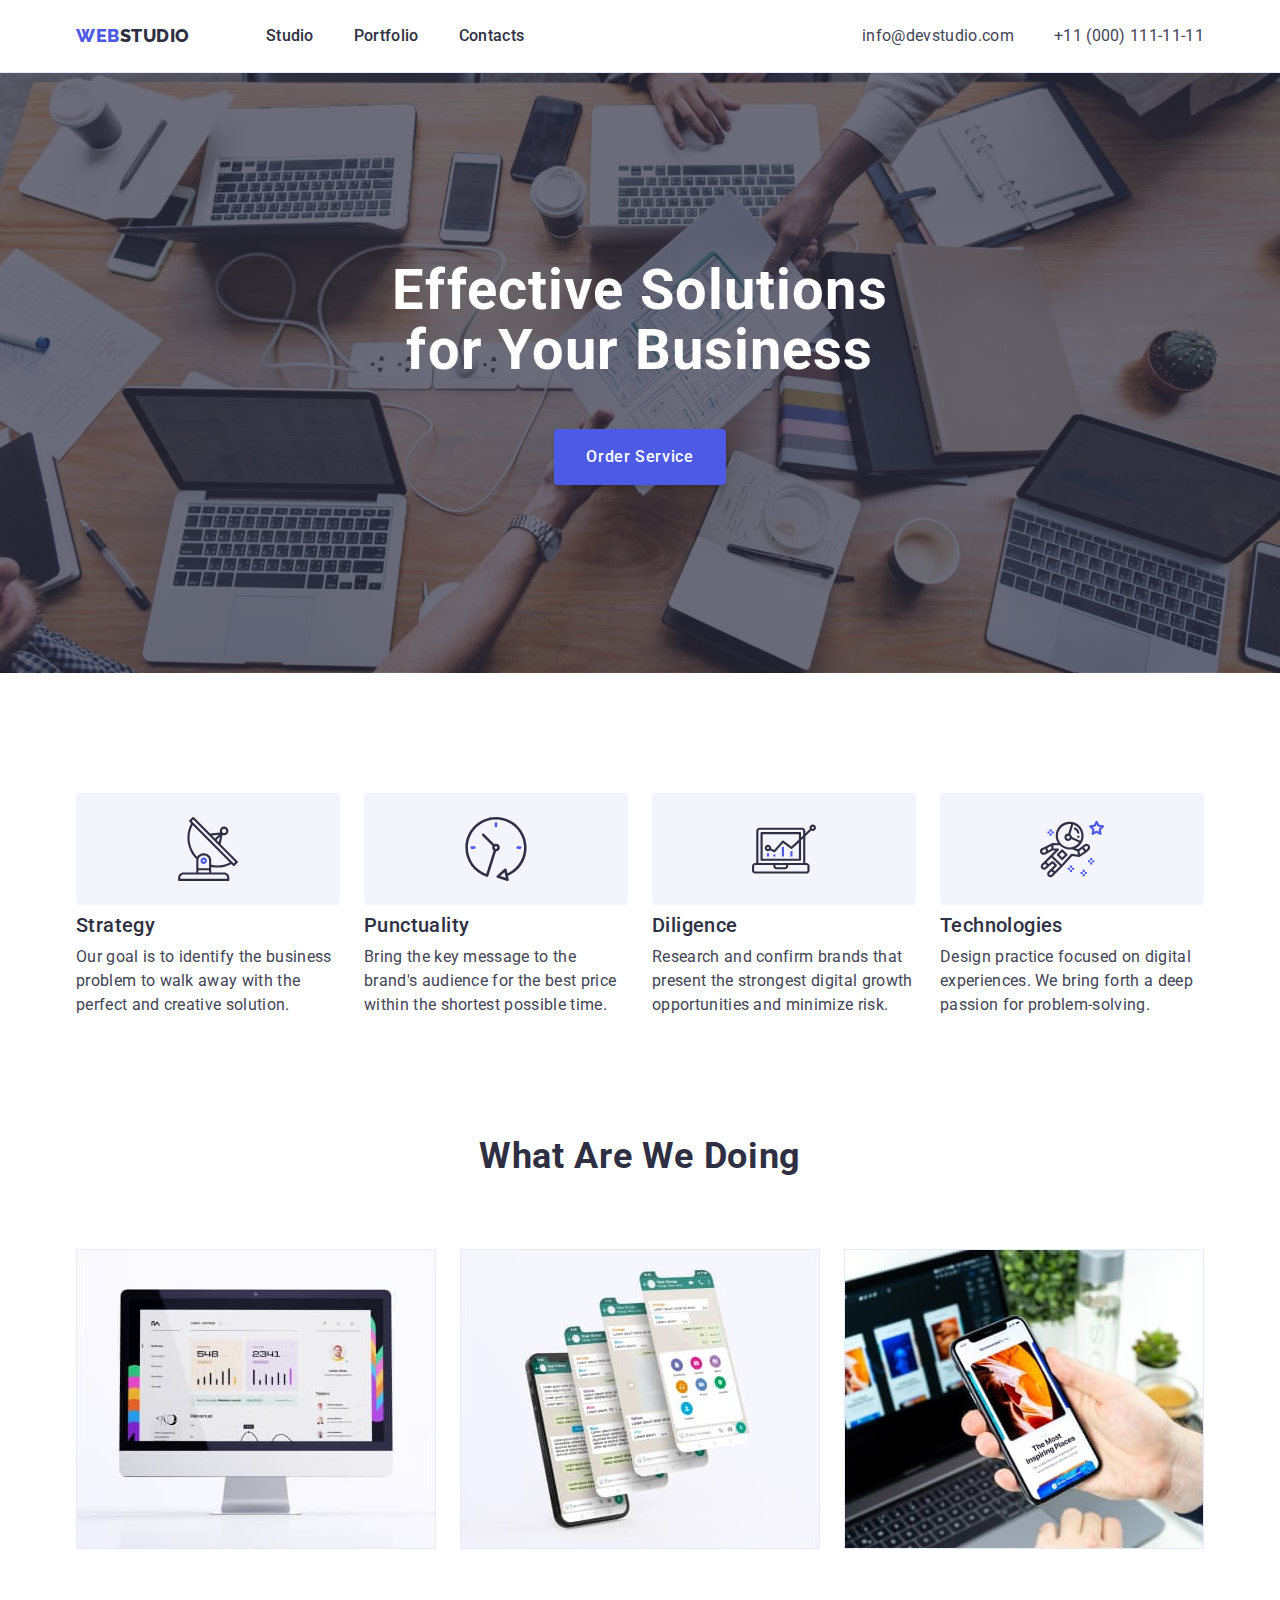
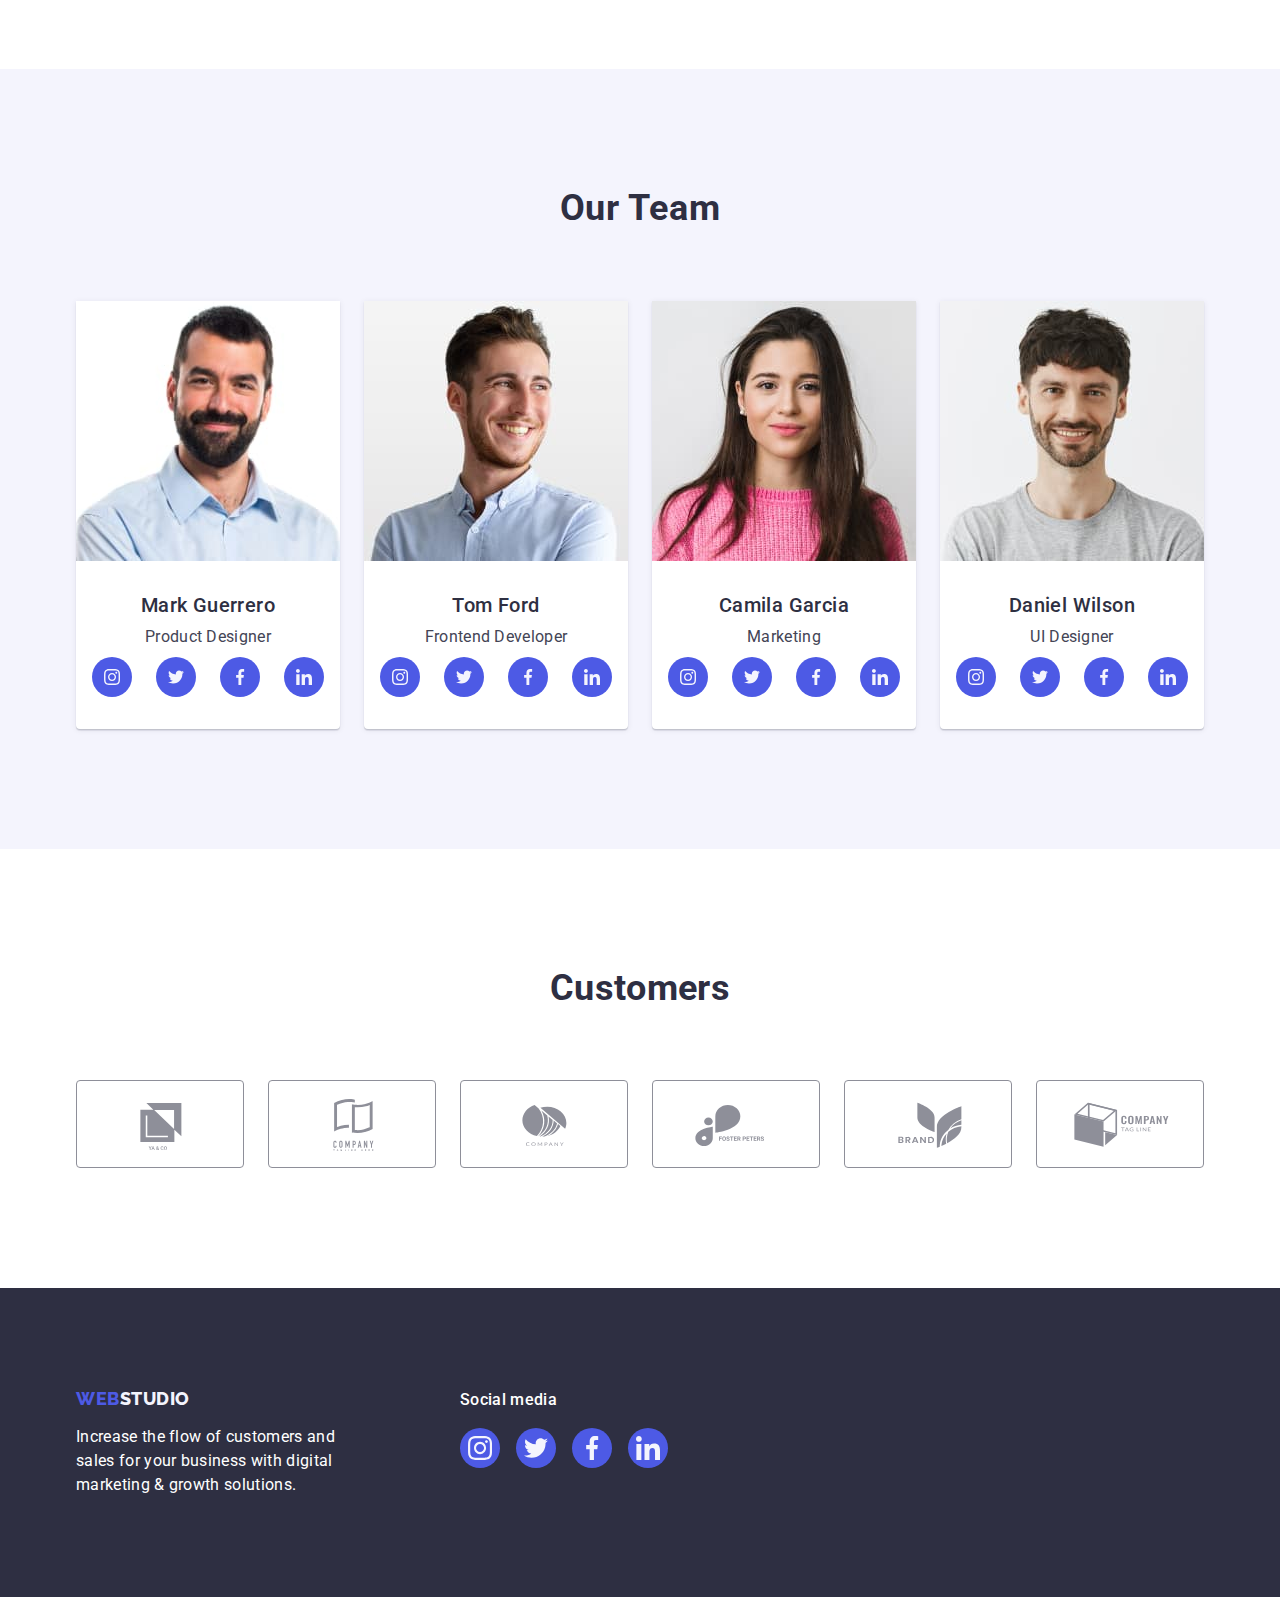
<file: index.html>
<!DOCTYPE html>
<html lang="en">
  <head>
    <meta charset="UTF-8" />
    <meta http-equiv="X-UA-Compatible" content="IE=edge" />
    <meta name="viewport" content="width=device-width, initial-scale=1.0" />
    <title>Document</title>
    <link rel="preconnect" href="https://fonts.googleapis.com">
<link rel="preconnect" href="https://fonts.gstatic.com" crossorigin>
<link href="https://fonts.googleapis.com/css2?family=Raleway:wght@800&family=Roboto:wght@400;500;700&display=swap" rel="stylesheet">
 <link rel="stylesheet" href="https://cdnjs.cloudflare.com/ajax/libs/modern-normalize/1.1.0/modern-normalize.min.css">   
<link rel="stylesheet" href="./css/styles.css">
  </head>
  <body>
    <header class="header">
      <div class="header-flex container">
      <nav class="header-nav" >
        <a class="header-logo link" href="./index.html" >Web<span class="part-logo">Studio</span></a>
        <ul class="navi-item list">
          <li class="item"><a class="navi link" href="./index.html" >Studio</a></li>
          <li class="item"><a class="navi link" href="./portfolio.html" >Portfolio</a></li>
          <li class="item"><a class="navi link" href="" >Contacts</a></li>
        </ul>
      </nav>
      <address class="contacts">
        <ul class="contacts list">
          <li class="contacts-item"><a href="mailto:info@devstudio.com" class="contacts link">info@devstudio.com</a></li>
          <li class="contacts-item" ><a href="tel:+110001111111" class="contacts link">+11 (000) 111-11-11</a></li>
        </ul>
      </address>
    </div>
    </header>
    <main>
      <section class="hero-section">
        <div class="container">
        <h1 class="section-moto">Effective Solutions for Your Business</h1>
        <button type="button" class="section-button">Order Service</button>
      </div>
      </section>
      <section  class="features">
        <div class="container">
        <h2 class="visually-hidden">Features</h2>
        <ul class="features-list list">
          <li class="features-list-item">
            <div class="features-icon">
              <svg width="64" height="64">
                <use href="./images/icons.svg#icon-antenna ">
                </use>
              </svg> 
            </div>
            <h3 class="features-title">Strategy</h3>
            <p class="features-descr">
              Our goal is to identify the business problem to walk away with the
              perfect and creative solution.
            </p>
           
          </li>
          <li class="features-list-item">
            <div class="features-icon">
              <svg width="64" height="64">
                <use href="./images/icons.svg#icon-clock ">
                </use>
              </svg> 
            </div>
            <h3 class="features-title">Punctuality</h3>
            <p class="features-descr">
              Bring the key message to the brand's audience for the best price
              within the shortest possible time.
            </p>
          </li>
          <li class="features-list-item">
            <div class="features-icon">
              <svg width="64" height="64">
                <use href="./images/icons.svg#icon-diagram ">
                </use>
              </svg> 
            </div>
            <h3 class="features-title" >Diligence</h3>
            <p class="features-descr" >
              Research and confirm brands that present the strongest digital
              growth opportunities and minimize risk.
            </p>
          </li>
          <li class="features-list-item" >
            <div class="features-icon">
              <svg width="64" height="64">
                <use href="./images/icons.svg#icon-astronaut ">
                </use>
              </svg> 
            </div>
            <h3 class="features-title">Technologies</h3>
            <p class="features-descr" >
              Design practice focused on digital experiences. We bring forth a
              deep passion for problem-solving.
            </p>
          </li>
        </ul>
      </div>
      </section>
      <section class="doing-section">
        <div class="container">
        <h2 class="section-title">What are we doing</h2>
        <ul class="doing-list list" >
          <li class="doing-list-item">
            <img src="./images/img1.jpg" alt="Computer" width="360" />
          </li>
          <li class="doing-list-item" >
            <img src="./images/img2.jpg" alt="Smartphone" width="360" />
          </li>
          <li class="doing-list-item" >
            <img src="./images/img3.jpg" alt="Notebook" width="360" />
          </li>
        </ul>
      </div>
      </section>
      <section class="team-section">
        <div class="container">
        <h2 class="team-section-title">Our Team</h2>
        <ul class="team-list list">
  
          <li class="team-card">
            <img src="./images/img.jpg" alt="Foto-team-1" width="264" />
          <div class="card-container">
            <h3 class="team-name">Mark Guerrero</h3>
            <p class="duty">Product Designer</p>
            <ul class="network-list list">
              <li class="network-item">
                <a href="" class="network-link">
                  <svg class="network-social" width="16" height="16">
                    <use href="./images/icons.svg#icon-instagram">

                    </use>
                  </svg>
                </a>
              </li>
              <li class="network-item">
                <a href="" class="network-link">
                  <svg class="network-social" width="16" height="16">
                    <use href="./images/icons.svg#icon-twitter">

                    </use>
                  </svg>
                </a>
              </li>
              <li class="network-item">
                <a href="" class="network-link">
                  <svg class="network-social" width="16" height="16">
                    <use href="./images/icons.svg#icon-facebook">

                    </use>
                  </svg>
                </a>
              </li>
              <li class="network-item">
                <a href="" class="network-link">
                  <svg class="network-social" width="16" height="16">
                    <use href="./images/icons.svg#icon-linkedin">

                    </use>
                  </svg>
                </a>
              </li>
            </ul>
          </div>
          </li>
        
          <li class="team-card">
            <img src="./images/img(1).jpg" alt="Foto-team-2" width="264" />
          <div class="card-container">
            <h3 class="team-name">Tom Ford</h3>
            <p class="duty">Frontend Developer</p>
            <ul class="network-list list">
              <li class="network-item">
                <a href="" class="network-link">
                  <svg class="network-social" width="16" height="16">
                    <use href="./images/icons.svg#icon-instagram">

                    </use>
                  </svg>
                </a>
              </li>
              <li class="network-item">
                <a href="" class="network-link">
                  <svg class="network-social" width="16" height="16">
                    <use href="./images/icons.svg#icon-twitter">

                    </use>
                  </svg>
                </a>
              </li>
              <li class="network-item">
                <a href="" class="network-link">
                  <svg class="network-social" width="16" height="16">
                    <use href="./images/icons.svg#icon-facebook">

                    </use>
                  </svg>
                </a>
              </li>
              <li class="network-item">
                <a href="" class="network-link">
                  <svg class="network-social" width="16" height="16">
                    <use href="./images/icons.svg#icon-linkedin">

                    </use>
                  </svg>
                </a>
              </li>
            </ul>
          </div>
        </li>
        
          <li class="team-card">
            <img src="./images/img(2).jpg" alt="Foto-team-3" width="264" />
          <div class="card-container"><h3 class="team-name">Camila Garcia</h3>
            <p class="duty">Marketing</p>
            <ul class="network-list list">
              <li class="network-item">
                <a href="" class="network-link">
                  <svg class="network-social" width="16" height="16">
                    <use href="./images/icons.svg#icon-instagram">

                    </use>
                  </svg>
                </a>
              </li>
              <li class="network-item">
                <a href="" class="network-link">
                  <svg class="network-social" width="16" height="16">
                    <use href="./images/icons.svg#icon-twitter">

                    </use>
                  </svg>
                </a>
              </li>
              <li class="network-item">
                <a href="" class="network-link">
                  <svg class="network-social" width="16" height="16">
                    <use href="./images/icons.svg#icon-facebook">

                    </use>
                  </svg>
                </a>
              </li>
              <li class="network-item">
                <a href="" class="network-link">
                  <svg class="network-social" width="16" height="16">
                    <use href="./images/icons.svg#icon-linkedin">

                    </use>
                  </svg>
                </a>
              </li>
            </ul>
          </div>
        </li>
      
          <li class="team-card">
            <img src="./images/img(3).jpg" alt="Foto-team-4" width="264" />
            <div class="card-container">
            <h3 class="team-name">Daniel Wilson</h3>
            <p class="duty">UI Designer</p>
            <ul class="network-list list">
              <li class="network-item">
                <a href="" class="network-link">
                  <svg class="network-social" width="16" height="16">
                    <use href="./images/icons.svg#icon-instagram">

                    </use>
                  </svg>
                </a>
              </li>
              <li class="network-item">
                <a href="" class="network-link">
                  <svg class="network-social" width="16" height="16">
                    <use href="./images/icons.svg#icon-twitter">

                    </use>
                  </svg>
                </a>
              </li>
              <li class="network-item">
                <a href="" class="network-link">
                  <svg class="network-social" width="16" height="16">
                    <use href="./images/icons.svg#icon-facebook">

                    </use>
                  </svg>
                </a>
              </li>
              <li class="network-item">
                <a href="" class="network-link">
                  <svg class="network-social" width="16" height="16">
                    <use href="./images/icons.svg#icon-linkedin">

                    </use>
                  </svg>
                </a>
              </li>
            </ul>
          </div>
        </li>
        
        </ul>
      </div>
      </section>
      <section class="customer-section">
        <div class="customer container">
          <h2 class="customer-section-title">Customers</h2>
       <ul class="customer-list list">
        <li class="customer-list-item">
          <a href="" class="customer-list-link">
            <svg width="104" height="56" class="customer-icon">
              <use href="./images/icons.svg#icon-group">

              </use>
            </svg>
          </a>

        </li>
        <li class="customer-list-item">
          <a href="" class="customer-list-link">
            <svg width="104" height="56" class="customer-icon">
              <use href="./images/icons.svg#icon-union">

              </use>
            </svg>
          </a>

        </li>
        <li class="customer-list-item">
          <a href="" class="customer-list-link">
            <svg width="104" height="56" class="customer-icon">
              <use href="./images/icons.svg#icon-company">

              </use>
            </svg>
          </a>

        </li>
        <li class="customer-list-item">
          <a href="" class="customer-list-link">
            <svg width="104" height="56" class="customer-icon">
              <use href="./images/icons.svg#icon-poster">

              </use>
            </svg>
          </a>

        </li>
        <li class="customer-list-item">
          <a href="" class="customer-list-link">
            <svg width="104" height="56" class="customer-icon">
              <use href="./images/icons.svg#icon-brand">

              </use>
            </svg>
          </a>

        </li> 
        <li class="customer-list-item">
          <a href="" class="customer-list-link">
            <svg width="104" height="56" class="customer-icon">
              <use href="./images/icons.svg#icon-object">

              </use>
            </svg>
          </a>

        </li>
</ul>
        </div>
 </section>
</main>
    <footer  class="footer">
      <div class="footer-container container">
        <div class="left-footer">
      <a  href="./index.html" class="logo-footer link" >Web<span class="footer-logo">Studio</span> </a>
      <p class="footer-text">
        Increase the flow of customers and sales for your business with digital
        marketing & growth solutions.
      </p>
    </div>
      <div class="footer-icon">
        <p class="social-media">Social media</p>
        <ul class="network-footer list">
          <li class="network-item">
            <a href="" class="network-foot link">
              <svg class="network-social" width="24" height="24">
                <use href="./images/icons.svg#icon-instagram">
                   </use>
              </svg>
            </a>
          </li>
          <li class="network-item">
            <a href="" class="network-foot link">
              <svg class="network-social" width="24" height="24">
                <use href="./images/icons.svg#icon-twitter">

                </use>
              </svg>
            </a>
          </li>
          <li class="network-item">
            <a href="" class="network-foot link">
              <svg class="network-social" width="24" height="24">
                <use href="./images/icons.svg#icon-facebook">

                </use>
              </svg>
            </a>
          </li>
          <li class="network-item">
            <a href="" class="network-foot link">
              <svg class="network-social" width="24" height="24">
                <use href="./images/icons.svg#icon-linkedin">

                </use>
              </svg>
            </a>
          </li>
        </ul>
      </div>
    </div>
      
    
    </footer>
  </body>
</html>
</file>
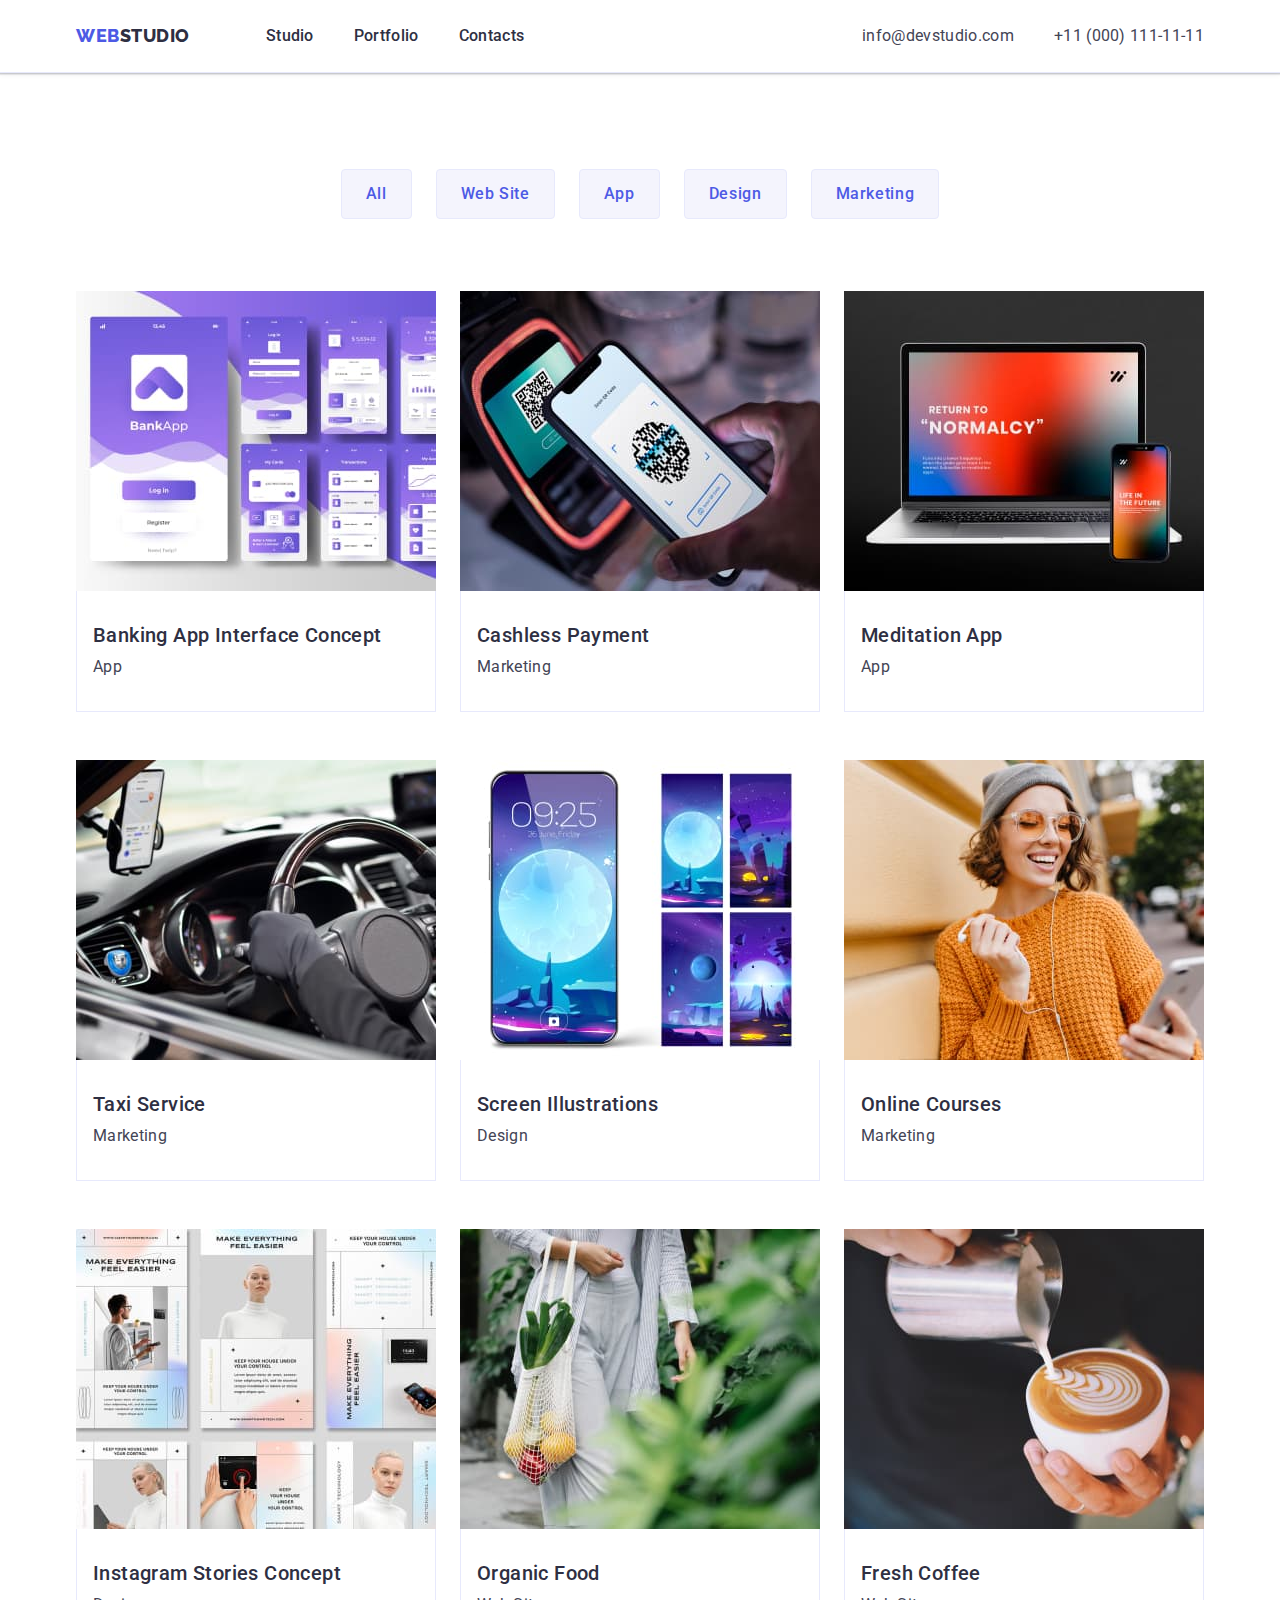
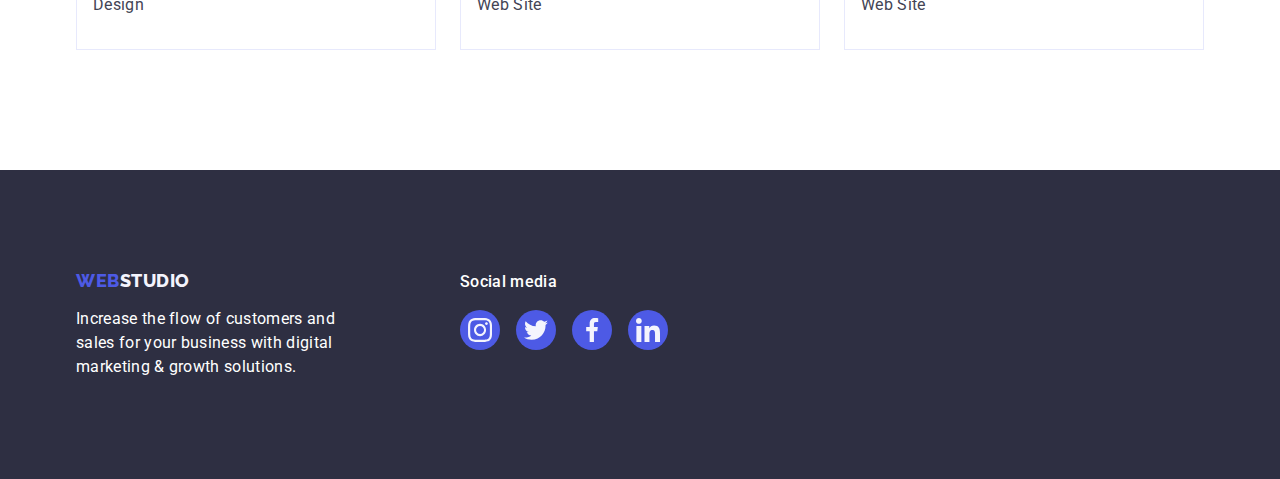
<file: portfolio.html>
<!DOCTYPE html>
<html lang="en">
<head>
    <meta charset="UTF-8">
    <meta http-equiv="X-UA-Compatible" content="IE=edge">
    <meta name="viewport" content="width=device-width, initial-scale=1.0">
    <title>Document</title>
    <link rel="preconnect" href="https://fonts.googleapis.com">
<link rel="preconnect" href="https://fonts.gstatic.com" crossorigin>
<link href="https://fonts.googleapis.com/css2?family=Raleway:wght@800&family=Roboto:wght@400;500;700&display=swap" rel="stylesheet">
 <link rel="stylesheet" href="https://cdnjs.cloudflare.com/ajax/libs/modern-normalize/1.1.0/modern-normalize.min.css">   
<link rel="stylesheet" href="./css/styles.css">
</head>
    
<header class="header">
    <div class="header-flex container">
    <nav class="header-nav" >
      <a class="header-logo link" href="./index.html" >Web<span class="part-logo">Studio</span></a>
      <ul class="navi-item list">
        <li class="item"><a class="navi link" href="./index.html" >Studio</a></li>
        <li class="item"><a class="navi link" href="./portfolio.html" >Portfolio</a></li>
        <li class="item"><a class="navi link" href="" >Contacts</a></li>
      </ul>
    </nav>
    <address class="adress">
      <ul class="contacts list">
        <li class="contacts-item"><a href="mailto:info@devstudio.com" class="contacts link">info@devstudio.com</a></li>
        <li class="contacts-item" ><a href="tel:+110001111111" class="contacts link">+11 (000) 111-11-11</a></li>
      </ul>
    </address>
  </div>
  </header>
 <main>
    <section class="portfolio-section">
        <div class="container">
    <h1 class="visually-hidden">Our portfolio</h1>
        <ul class="filter-btn-list list">
            <li class="filter-btn-list-item"><button type="button" class="btn-filtr">All</button> </li>
            <li class="filter-btn-list-item"><button type="button" class="btn-filtr" >Web Site</button> </li>
            <li class="filter-btn-list-item" ><button type="button" class="btn-filtr" >App</button> </li>
            <li class="filter-btn-list-item"><button type="button" class="btn-filtr">Design</button> </li>
            <li class="filter-btn-list-item"><button type="button" class="btn-filtr">Marketing</button> </li>
        </ul>
    <ul class="service-list list">
        <li class="service-list-item">
           <a class="service-link link" href=""><img src="./images/images-portfolio/img4p.jpg" alt="Image Screen App" width="360">
            <div class="service-container"> 
                <h2 class="service-title">Banking App Interface Concept</h2>
                <p class="service-descr">App</p>
            </div>
           </a>
            
        </li>
        <li class="service-list-item" >
            <a class="service-link link" href=""><img src="./images/images-portfolio/img5p.jpg" alt="Foto Smartphone with QR cod" width="360">
             <div class="service-container">  
                <h2 class="service-title" >Cashless Payment</h2>
                <p class="service-descr">Marketing</p>
            </div>
        </a> 
        </li>
        <li class="service-list-item">
            <a class="service-link link" href=""><img src="./images/images-portfolio/img6p.jpg" alt="Foto notebook and smartphone" width="360" >
            <div class="service-container">
                <h2 class="service-title">Meditation App</h2>
                <p class="service-descr">App</p>
            </div>
        </a>
            
        </li>
        <li class="service-list-item" >
            <a class="service-link link" href=""><img src="./images/images-portfolio/img7p.jpg" alt="Smartphone in Auto" width="360">
            <div class="service-container">   
                <h2 class="service-title" >Taxi Service</h2>
                <p class="service-descr">Marketing</p>
            </div>
            </a>
            
        </li>
        <li class="service-list-item">
            <a class="service-link link" href=""><img src="./images/images-portfolio/img12p.jpg" alt="Foto Screen in Violet" width="360" >
            <div class="service-container">
                <h2 class="service-title">Screen Illustrations</h2>
                <p class="service-descr">Design</p>
            </div> 
            </a>
            
        </li>
        <li class="service-list-item">
            <a class="service-link link" href=""><img src="./images/images-portfolio/img8p.jpg" alt="Smiling Girl" width="360">
            <div class="service-container">
                <h2 class="service-title">Online Courses</h2>
                <p class="service-descr">Marketing</p>
            </div>
            </a>
            
        </li>
        <li class="service-list-item">
            <a class="service-link link" href=""><img src="./images/images-portfolio/img9p.jpg" alt="Instagram Stories" width="360">
            <div class="service-container"> 
                <h2 class="service-title">Instagram Stories Concept</h2>
                <p class="service-descr">Design</p>
            </div>
            </a>
            
        </li>
        <li class="service-list-item">
            <a class="service-link link" href=""><img src="./images/images-portfolio/img10p.jpg" alt="Food Foto" width="360">
            <div class="service-container">
                <h2 class="service-title">Organic Food</h2>
                <p class="service-descr"> Web Site</p>
            </div>
            </a>
            
        </li>
        <li class="service-list-item">
            <a class="service-link link" href="" ><img src="./images/images-portfolio/img11p.jpg" alt="Foto coffee" width="360">
            <div class="service-container">  
                <h2 class="service-title">Fresh Coffee</h2>
                <p class="service-descr">Web Site</p>
            </div>
            </a>
    
        </li>
    </ul>
</div>
</section>
 </main>
 <footer  class="footer">
    <div class="footer-container container">
      <div class="left-footer">
    <a  href="./index.html" class="logo-footer link" >Web<span class="footer-logo">Studio</span> </a>
    <p class="footer-text">
      Increase the flow of customers and sales for your business with digital
      marketing & growth solutions.
    </p>
  </div>
    <div class="footer-icon">
      <p class="social-media">Social media</p>
      <ul class="network-footer list">
        <li class="network-item">
          <a href="" class="network-foot link">
            <svg class="network-social" width="24" height="24">
              <use href="./images/icons.svg#icon-instagram">
                 </use>
            </svg>
          </a>
        </li>
        <li class="network-item">
          <a href="" class="network-foot link">
            <svg class="network-social" width="24" height="24">
              <use href="./images/icons.svg#icon-twitter">

              </use>
            </svg>
          </a>
        </li>
        <li class="network-item">
          <a href="" class="network-foot link">
            <svg class="network-social" width="24" height="24">
              <use href="./images/icons.svg#icon-facebook">

              </use>
            </svg>
          </a>
        </li>
        <li class="network-item">
          <a href="" class="network-foot link">
            <svg class="network-social" width="24" height="24">
              <use href="./images/icons.svg#icon-linkedin">

              </use>
            </svg>
          </a>
        </li>
      </ul>
    </div>
  </div>
    
  </footer>
  </body>
</html>
</file>
<file: css/styles.css>
/* акцентный цвет #4D5AE5; */
/* основой цвет  #434455 */
 /* цвет заголовка #2E2F42; */
 /* цвет бекграунда команды #F4F4FD */
 /* цвет текста героя #FFFFFF; */






:root{
    --primary-text-color: #434455;
    --text-color: #2E2F42;
    --accent-color :#4D5AE5;
    --primary-white:#FFFFFF;
    --hover-color :#404bbf;
    --fill-color:#f4f4fd;
    --icon-color:#8e8f99;

}

body {
    color:var(--primary-text-color);
    background-color:var(--primary-white);
    font-family: Roboto, sans-serif;
    letter-spacing: 0.02em;
    
}
.list {
    margin: 0;
    padding: 0;
    
    list-style: none;
    
    
}
img{
    display: block;
}
.section {
    padding-top: 120px;
    padding-bottom: 120px;
}
.link{
    margin: 0;
    padding: 0;
    
   text-decoration: none;
}
h1,h2,h3,h4,p{
    margin: 0;
}
ul{
    margin: 0;
    padding-left: 0;
}
.container{
    width: 1158px;
    margin: 0 auto ;
    padding-left: 15px;
    padding-right: 15px;

}
.header{
    border-bottom: 1px solid #e7e9fc;
    box-shadow: 0px 2px 1px rgba(46, 47, 66, 0.08), 0px 1px 1px rgba(46, 47, 66, 0.16), 0px 1px 6px rgba(46, 47, 66, 0.08);
}
.header-flex{
    display: flex;
    align-items: center;
}

.header-nav{
    display: flex;
    align-items: center;
}
.header-logo{
  margin-right: 76px;
  padding-top: 24px;
  padding-bottom: 24px;

  color:var(--accent-color); 
  font-family: Raleway, sans-serif;
  font-weight: 800;
  font-size: 18px;
  line-height: 1.17;
  letter-spacing: 0.03em;
  text-transform: uppercase;
  text-decoration: none;
}
.logo .part-logo{
  color:var(--text-color);

}
.logo .link{
    
    text-decoration: none;  
}
span{
    color:var(--text-color) ;
}
.navi-item{
    display: flex;
    gap: 40px;
}
.navi{
    display: block;
    padding-top: 24px;
    padding-bottom: 24px;

    color:var(--text-color);
  font-weight: 500;
  font-size: 16px;
  line-height:1.5;
  text-decoration: none;
}
.navi .link {
    display: block;
    padding-top: 24px;
    padding-bottom: 24px;

  color:var(--text-color);
  font-weight: 500;
  font-size: 16px;
  line-height:1.5;
  text-decoration: none;

}
.navi-item .link:hover,
.navi-item .link:focus {
  color:var(--hover-color);

}
.navi .link.current{
   color: var(--accent-color);
}
address {
    font-style: normal;
}
.contacts-item:not(:last-child){
    margin-right: 40px;
}
.adress{
    display: flex;
    margin-left: auto;
}
.contacts{
    display: flex;
    margin-left: auto;

   color:var(--primary-text-color) ;
    font-size: 16px;
    line-height: 1.5;
    text-decoration: none;
}
.contacts:hover,
.contacts:focus{
    color: var(--hover-color);
}
/* main-section */
    .hero-section{
        
    padding: 188px 0;
    max-width: 1440px;
    margin-left:auto ;
    margin-right: auto;
    background-image: 
    linear-gradient(rgba(46,47,66,0.7),rgba(46,47,66,0.7)),
    url(../images/people-office.jpg);
    background-size: cover;
    background-position: center;
    background-repeat: no-repeat;
    
    }
    .container-moto{
    display: block;
    }
    .section-moto{
    max-width: 496px;
    margin-bottom: 48px;
    margin-left: auto;
    margin-right: auto;
         
    color: var(--primary-white);
    font-weight: 700;
    font-size: 56px;
    line-height: 1.07;
    text-align: center;
    letter-spacing: 0.02em;
    }
.section-button{
    display: block;
    min-width: 169px;
    box-shadow: 0px 4px 4px rgba(0, 0, 0, 0.15);
    border: 0;
    border-radius: 4px;
    padding: 16px 32px;
    margin-left: auto;
    margin-right: auto; 

    background-color: var(--accent-color);
    color: var(--primary-white);
    font-family: Roboto, sans-serif;
    font-weight: 500;
    font-size: 16px;
    line-height: 1.5;
    letter-spacing: 0.04em;
    cursor: pointer;


}
.section-button:hover,
.section-button:focus{
    background-color:var(--hover-color)
}
/* features section  */
.visually-hidden{
    position: absolute;
    width: 1px;
    height: 1px;
    margin: -1px;
    border: 0;
    padding: 0;
    white-space: nowrap;
    clip-path: inset(100%);
    clip: rect(0 0 0 0);
    overflow: hidden;
}
.features-icon{
     display: flex; 
     align-items: center;
    justify-content: center;
    width: 264px;
    height: 112px;
    border-radius: 4px;
    background-color:#F4F4FD ;
    margin-bottom: 8px;
    top: 0px;
    left: 0px;
}
.features-container{
    display: flex;
}
.features{
    padding: 120px 0;
    
    background-color:var(--primary-white);
}
.features-list{
    display: flex;
    gap: 24px;
}
.features-list-item{
    width: 264px;
}
.features-title{
    margin-bottom: 8px;
    
    color:var(--text-color) ;
    font-weight: 500;
    font-size: 20px;
    line-height: 1.2;
    letter-spacing: 0.02em;
}
.features-descr {
    color: var(--primary-text-color);
    font-size: 16px;
    line-height: 1.5;

}

/* doing section  */
.doing-section {
    padding-bottom: 120px;
    
    background-color:var(--primary-white);   
}
.section-title{
    margin-bottom: 72px;
    
    color: var(--text-color);
    font-weight: 700;
    font-size: 36px;
    line-height: 1.11;
    text-align: center;
    text-transform: capitalize;
    letter-spacing: 0.02em;
}
.doing-list{
    display: flex;
    gap: 24px;
}


/* team-section */

.team-section-title{
    margin-bottom: 72px;
    
    color: var(--text-color);
    font-weight: 700;
    font-size: 36px;
    line-height: 1.11;
    text-align: center;
    text-transform: capitalize;
    letter-spacing: 0.02em;
}
.team-section{
    padding: 120px 0;
    
    background-color:#F4F4FD ;

}
.card-container{
    padding: 32px 0px 32px 0px;
}

.team-list{
    display: flex;
    gap: 24px;
}
.team-card{
    width: calc((100%-72px)/4);
    border-radius: 0 0 4px 4px;
    background-color: var(--primary-white);
    box-shadow: 0px 1px 6px rgba(46, 47, 66, 0.08), 0px 1px 1px rgba(46, 47, 66, 0.16), 0px 2px 1px rgba(46, 47, 66, 0.08);
}
     
.team-name{
    text-align: center;
    margin-bottom: 8px;
    
    color: var(--text-color);
    font-weight: 500;
    font-size: 20px;
    line-height: 1.2;
    letter-spacing: 0.02em;

}
.duty{
    text-align: center;
    
    color:var(--primary-text-color);
    font-size: 16px;
    line-height: 1.5;
    
}
.network-list{
    display: flex;
    justify-content: center;
    gap: 24px;
    margin-top: 8px;
}
.network-item {
    width: 40px;
    height: 40px;

}
.network-link {
    width: 100%;
    height: 100%;
    border-radius: 50%;
    display: flex;
    justify-content: center;
    align-items: center;
    background-color: var(--accent-color);
}
.network-link:hover{
    background-color: var(--hover-color);
}
.network-link:focus {
    background-color: var(--hover-color); 
}

.network-social{
    fill: var(--fill-color);
   
}
.customer-section {
    padding-top: 120px;
    padding-bottom: 120px;

}
.customer-section-title {
    font-size: 36px;
    line-height: 1.1;
    color: var(--text-color);
    text-align: center;
    
    margin-bottom: 72px;

}
.customer-icon{
    fill: currentColor;
}
.customer-list {
    display: flex;
    gap: 24px;
    align-items: center;
    justify-content: center;

}
.customer-list-item {
    width:calc((100% - 120px)/6);
    height: 88px;
    
}
.customer-list-link{
    width: 100%;
    height: 100%;
    border: 1px solid #8e8f99;
    border-radius: 4px;
    
    display: flex;
    align-items: center;
    justify-content: center;
    color: var(--icon-color);
}
.customer-list-link:hover,
.customer-list-link:focus{
    border-color: #404bbf; 
    color: #404bbf; 
}
.network-footer{
    display: flex;
    gap: 16px;
    text-align: center;
    justify-content: center;
}
.footer{
    display: flex;
    padding: 100px 0;
    background-color:var(--text-color);
    
}
.footer-container{
    display: flex;
    align-items: baseline;
    
}
.left-footer{
margin-right: 120px;
} 

.footer-text {
    width: 264px;

    color: var(--primary-white);
    font-size: 16px;
    line-height: 1.5;
}
.logo-footer{
    display: inline-block;
    margin-bottom: 16px;  
    
    color:var(--accent-color); 
    font-family: Raleway, sans-serif;
    font-weight: 800;
    font-size: 18px;
    line-height: 1.17;
    letter-spacing: 0.03em;
    text-transform: uppercase;
    text-decoration: none;  
}
.footer-logo{
    
    color: #F4F4FD ;;
    font-family: Raleway, sans-serif;
    font-weight: 800;
    font-size: 18px;
    line-height: 1.17;
    letter-spacing: 0.03em;
    text-transform: uppercase;
    text-decoration: none;
}
.footer-icon{
    display: block;
    align-items: baseline;
    justify-content: center;
}
.social-media{
    font-weight: 500;
    font-size: 16px;
    line-height: 1.5;
    letter-spacing: 0.02em;
    color: var(--primary-white);
    margin-bottom: 16px;
}
.network-foot{
    width: 100%;
    height: 100%;
    background-color: var(--accent-color);
    border-radius: 50%;
    display: flex;
    justify-content: center;
    align-items: center;
}
.network-foot:hover{
    background-color: #31d0aa;
  
}
.network-foot:focus{
    background-color: #31d0aa; 

}
.portfolio-section{
    padding: 96px 0 120px 0;
}
.service-section{
    background-color: #fff;
}
.filter-btn-list{
    display: flex;
    justify-content: center;
    gap: 24px;
    margin-bottom: 72px;
}
.btn-filtr{
    padding: 12px 24px 12px 24px;
    border: 1px solid #e7e9fc;
    border-radius: 4px;
    
    background-color: #F4F4FD;
    color: var(--accent-color);
    font-family: Roboto, sans-serif;
    font-weight: 500;
    font-size: 16px;
    line-height: 1.5;
    letter-spacing: 0.04em;
    cursor: pointer;
}
.btn-filtr:hover,
.btn-filtr:focus {
    border: 1px solid transparent;
    box-shadow: 0px 3px 1px rgba(0, 0, 0, 0.1), 0px 2px 1px rgba(0, 0, 0, 0.08), 0px 2px 2px rgba(0, 0, 0, 0.12);

    background-color: #404BBF;
    color: var(--primary-white);
}
.service-container{
    padding: 32px 16px ;
    border: 1px solid #e7e9fc;
    border-top: none;
}
.service-list{
    display: flex;
    flex-wrap: wrap;
    row-gap: 48px;
    column-gap: 24px
}
.service-link{
    display: block;

}
.service-link:hover,
.service-link:focus{
    box-shadow: 0px 1px 6px rgba(46, 47, 66, 0.08), 0px 1px 1px rgba(46, 47, 66, 0.16), 0px 2px 1px rgba(46, 47, 66, 0.08);

}
.service-title {
    margin-bottom: 8px;
    
    color:var(--text-color);
    font-weight: 500;
    font-size: 20px;
    line-height: 1.2;
    text-decoration: none;
    letter-spacing: 0.02em;

}
.service-descr{
    
    color:var(--primary-text-color) ;
    font-size: 16px;
    line-height: 1.5;
    text-decoration: none;
    letter-spacing: 0.02em;
}
</file>
